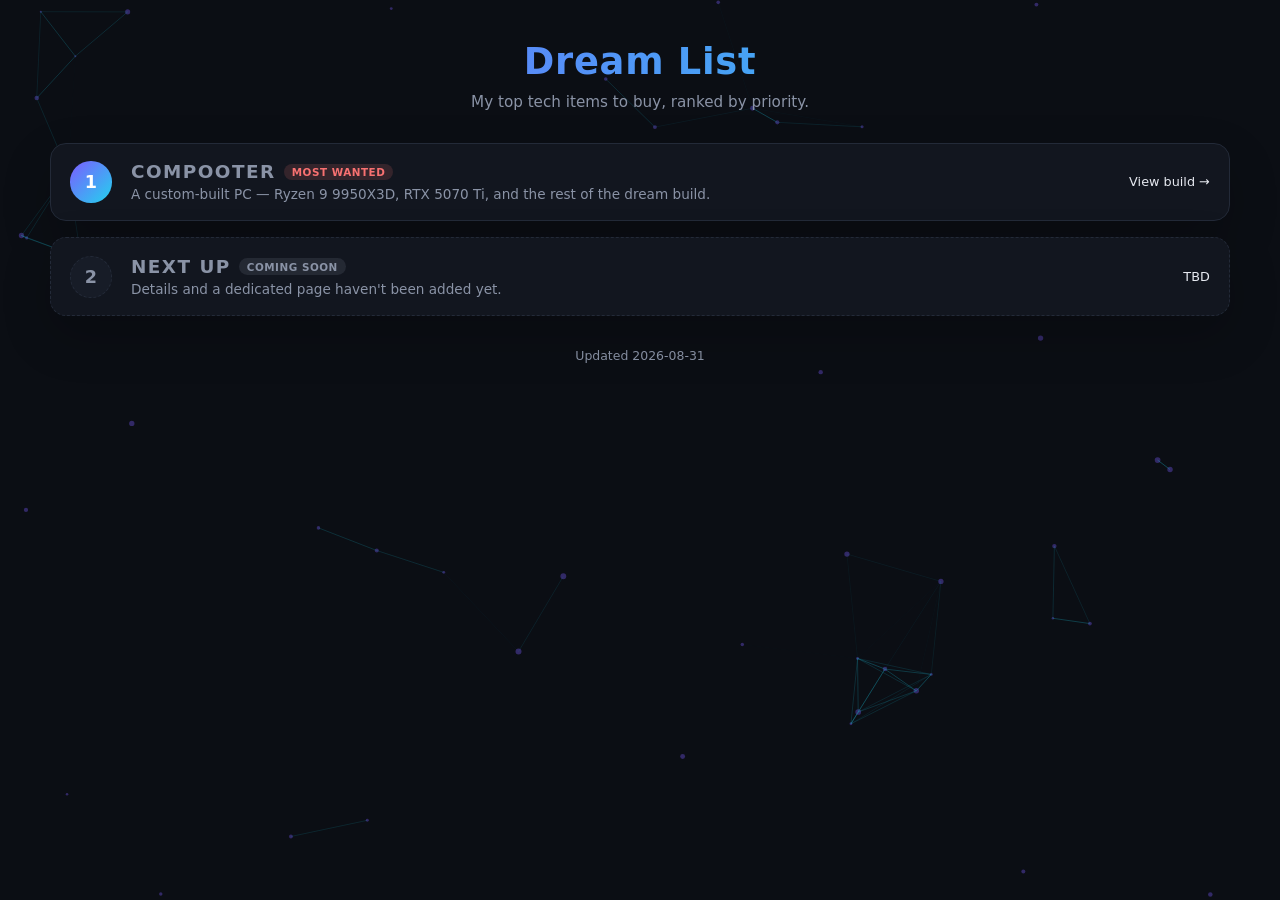
<file: index.html>
<!DOCTYPE html>
<html lang="en">
<head>
<meta charset="UTF-8">
<meta name="viewport" content="width=device-width, initial-scale=1.0">
<title>Dream List</title>
<link rel="stylesheet" href="css/base.css">
<link rel="stylesheet" href="css/landing.css">
</head>
<body>
<canvas id="bgCanvas" aria-hidden="true"></canvas>

<div class="wrap">
  <header class="hero">
    <h1>Dream List</h1>
    <p class="subtitle">My top tech items to buy, ranked by priority.</p>
  </header>

  <ol class="dream-list">
    <li>
      <a class="dream-item panel-box" href="compooter.html">
        <span class="dream-rank">1</span>
        <div class="dream-item-body">
          <h2>Compooter <span class="dream-tag hot">Most Wanted</span></h2>
          <p>A custom-built PC &mdash; Ryzen 9 9950X3D, RTX 5070 Ti, and the rest of the dream build.</p>
        </div>
        <span class="dream-item-action">View build &rarr;</span>
      </a>
    </li>
    <li class="dream-item panel-box is-placeholder">
      <span class="dream-rank">2</span>
      <div class="dream-item-body">
        <h2>Next Up <span class="dream-tag soon">Coming Soon</span></h2>
        <p>Details and a dedicated page haven't been added yet.</p>
      </div>
      <span class="dream-item-action">TBD</span>
    </li>
  </ol>

  <footer>
    Updated 2026-08-31
  </footer>
</div>

<script src="js/particles.js"></script>
</body>
</html>
</file>
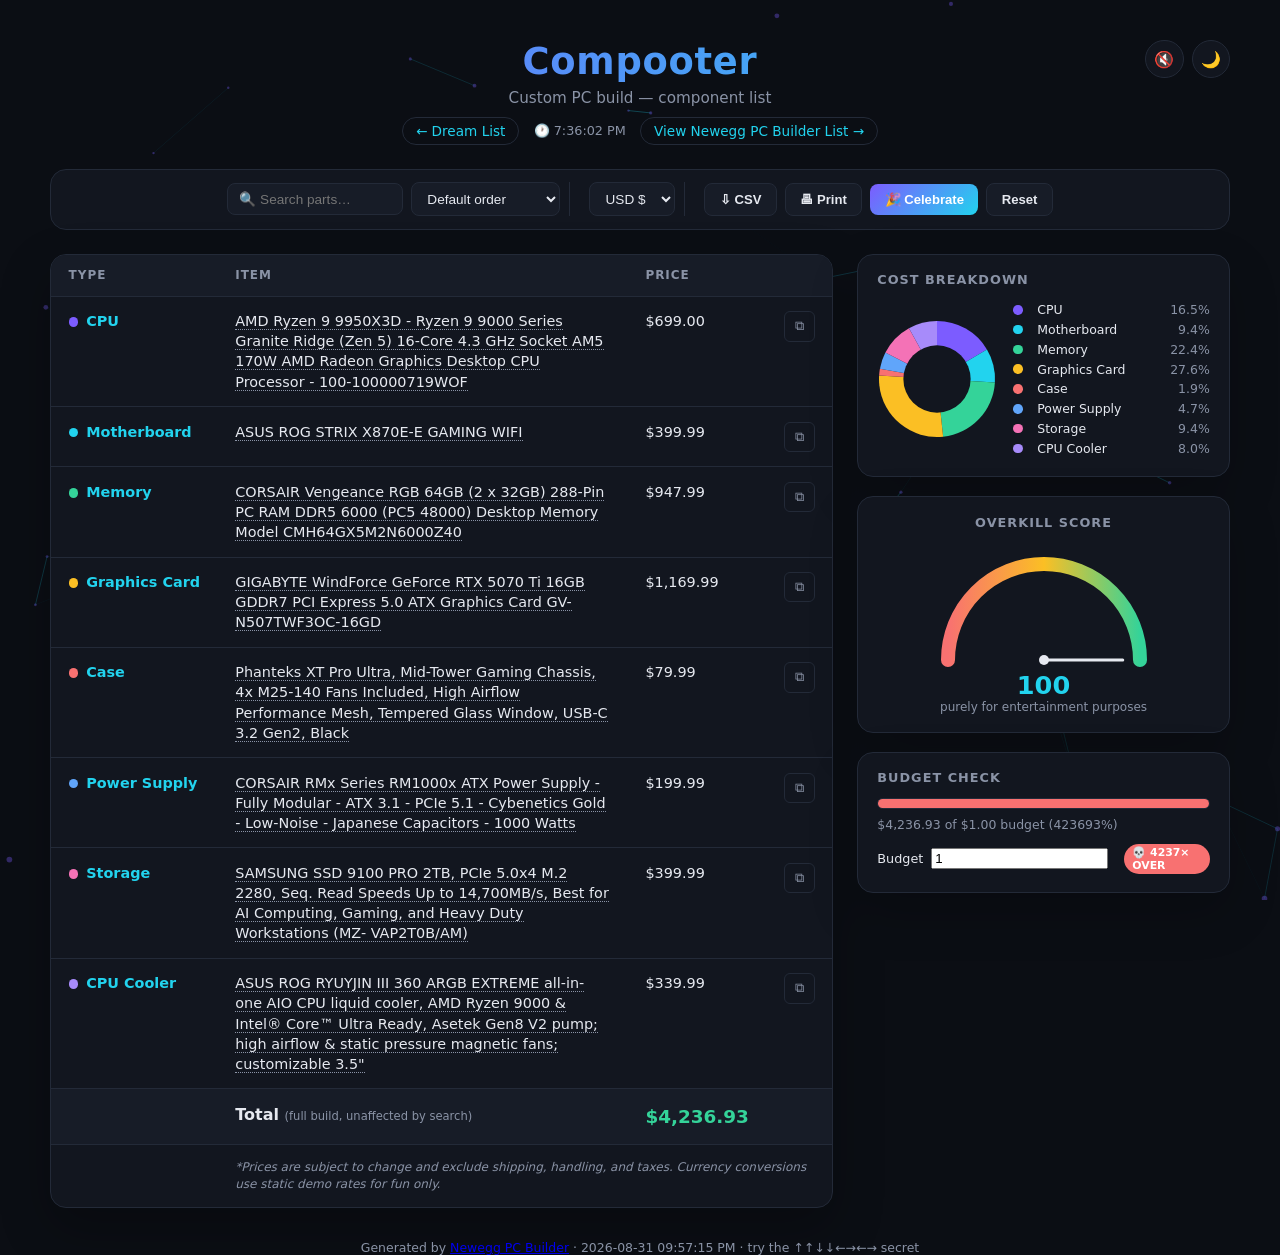
<file: compooter.html>
<!DOCTYPE html>
<html lang="en">
<head>
<meta charset="UTF-8">
<meta name="viewport" content="width=device-width, initial-scale=1.0">
<title>Compooter &mdash; Build List</title>
<link rel="stylesheet" href="css/base.css">
<link rel="stylesheet" href="css/styles.css">
</head>
<body>
<canvas id="bgCanvas" aria-hidden="true"></canvas>
<canvas id="confettiCanvas" aria-hidden="true"></canvas>

<div class="wrap">
  <header>
    <div class="header-controls">
      <button id="soundToggle" class="icon-btn" type="button" aria-pressed="false" aria-label="Toggle interface sounds">🔇</button>
      <button id="themeToggle" class="icon-btn" type="button" aria-label="Toggle light/dark theme">🌙</button>
    </div>
    <h1>Compooter</h1>
    <p class="subtitle">Custom PC build &mdash; component list</p>
    <div class="meta-row">
      <a class="source-link" href="index.html">&larr; Dream List</a>
      <span class="clock" id="clock" aria-label="Current time"></span>
      <a class="source-link" id="neweggLink" href="https://newegg.io/e46cb7e">View Newegg PC Builder List &rarr;</a>
    </div>
  </header>

  <div class="toolbar" role="region" aria-label="Build list controls">
    <div class="toolbar-group">
      <label class="visually-hidden" for="searchInput">Search components</label>
      <input type="search" id="searchInput" placeholder="🔍 Search parts&hellip;">
      <label class="visually-hidden" for="sortSelect">Sort order</label>
      <select id="sortSelect">
        <option value="default">Default order</option>
        <option value="price-asc">Price: low to high</option>
        <option value="price-desc">Price: high to low</option>
        <option value="type-asc">Type: A to Z</option>
        <option value="type-desc">Type: Z to A</option>
      </select>
    </div>
    <div class="toolbar-group">
      <label class="visually-hidden" for="currencySelect">Display currency</label>
      <select id="currencySelect">
        <option value="USD">USD $</option>
        <option value="EUR">EUR &euro;</option>
        <option value="GBP">GBP &pound;</option>
        <option value="JPY">JPY &yen;</option>
        <option value="CAD">CAD $</option>
        <option value="AUD">AUD $</option>
        <option value="BTC">BTC &#8383;</option>
      </select>
    </div>
    <div class="toolbar-group">
      <button id="exportBtn" class="btn secondary" type="button">&#8681; CSV</button>
      <button id="printBtn" class="btn secondary" type="button">&#128438; Print</button>
      <button id="celebrateBtn" class="btn" type="button">&#127881; Celebrate</button>
      <button id="resetBtn" class="btn secondary" type="button">Reset</button>
    </div>
  </div>

  <div class="layout">
    <div class="table-card">
      <table>
        <thead>
          <tr>
            <th>Type</th>
            <th>Item</th>
            <th>Price</th>
            <th><span class="visually-hidden">Actions</span></th>
          </tr>
        </thead>
        <tbody id="partsBody"></tbody>
        <tfoot>
          <tr class="total-row">
            <td></td>
            <td>Total <span class="muted-small">(full build, unaffected by search)</span></td>
            <td class="price-cell" id="totalPrice">$0.00</td>
            <td></td>
          </tr>
          <tr class="note-row">
            <td></td>
            <td colspan="3">*Prices are subject to change and exclude shipping, handling, and taxes. Currency conversions use static demo rates for fun only.</td>
          </tr>
        </tfoot>
      </table>
    </div>

    <div class="side-panel">
      <div class="panel-box">
        <h2>Cost Breakdown</h2>
        <div class="chart-row">
          <canvas id="donutCanvas" width="120" height="120" aria-hidden="true"></canvas>
          <ul class="legend" id="legendList"></ul>
        </div>
      </div>

      <div class="panel-box gauge-wrap">
        <h2>Overkill Score</h2>
        <canvas id="gaugeCanvas" width="220" height="130" aria-hidden="true"></canvas>
        <div class="gauge-score" id="gaugeScore">0</div>
        <div class="gauge-label">purely for entertainment purposes</div>
      </div>

      <div class="panel-box">
        <h2>Budget Check</h2>
        <div class="meter-track"><div class="meter-fill" id="meterFill"></div></div>
        <div class="meter-label" id="meterLabel">&nbsp;</div>
        <div class="budget-input-row">
          <label for="budgetInput">Budget</label>
          <input type="number" id="budgetInput" min="0" step="1" value="1">
          <span id="overBudgetBadge" class="badge" hidden>OVER</span>
        </div>
      </div>
    </div>
  </div>

  <footer>
    Generated by <a href="https://www.newegg.com/tools/custom-pc-builder?cm_sp=pc-builder-_-from-_-markup-share">Newegg PC Builder</a> &middot; 2026-08-31 09:57:15 PM
    &middot; try the &uarr;&uarr;&darr;&darr;&larr;&rarr;&larr;&rarr; secret
  </footer>
</div>

<div class="toast-container" id="toastContainer" aria-live="polite"></div>

<div class="modal-overlay" id="donateModal" hidden>
  <div class="modal-card" role="dialog" aria-modal="true" aria-labelledby="donateModalTitle">
    <button type="button" class="modal-close" id="donateModalClose" aria-label="Close">&#10005;</button>
    <h2 id="donateModalTitle">Before you buy&hellip;</h2>
    <p class="modal-lead">That's a lot of money for a PC. Here are some organizations that could put it to better use:</p>
    <ul class="modal-list">
      <li><a href="https://www.arthritis.org/about-arthritis?form=FUNMPPXNHEF" target="_blank" rel="noopener noreferrer">Arthritis Foundation</a></li>
      <li><a href="https://ncctacoma.org/give" target="_blank" rel="noopener noreferrer">NCC Tacoma</a></li>
      <li><a href="https://foodforthepoor.org/?form=donate-now&utm_campaign=branded-us-exact&gad_source=1&gad_campaignid=22357504241&gbraid=0AAAAAD7W-Q9MD36ljmIwoH-0kCBlimw11&gclid=Cj0KCQjw79nUBhCgARIsADSHka0qZgAiY_me98g0A45T0aDrmamQvg4SeuDA6xxPPyIA_vYI7w2TiHcaAvf6EALw_wcB" target="_blank" rel="noopener noreferrer">Food For The Poor</a></li>
      <li><a href="https://www.stjude.org/promotion/impact-giving-pm.html?sc_dcm=137187318174&sc_cid=kwp&sc_cat=b&&&&&gclsrc=aw.ds&ds_rl=1285465&ds_rl=1291300&gad_source=1&gad_campaignid=17681679263&gbraid=0AAAAADuyZN4hLUefVtfsNlb4WtYTdUqYu&gclid=Cj0KCQjw79nUBhCgARIsADSHka2OvkUAZWcNH12U38fn5uKfn32yg8DVFNXfnOtNEJM1Z8Pl2jpNVLsaAj0KEALw_wcB" target="_blank" rel="noopener noreferrer">St. Jude Children's Research Hospital</a></li>
      <li><a href="https://donate.directrelief.org/give/647931?gad_source=1&gad_campaignid=23250834711&gbraid=0AAAAADEzrS9v_pZi3oCsn2lM5vkUuIgyT&gclid=Cj0KCQjw79nUBhCgARIsADSHka29aIfaI-O22GVlhu_1MkNKAYXh7WWHWrkmaktasFkZ81kc4xG4ytkaApG2EALw_wcB#!/donation/checkout" target="_blank" rel="noopener noreferrer">Direct Relief</a></li>
    </ul>
    <div class="modal-actions">
      <a class="btn secondary" id="donateModalContinue" href="https://newegg.io/e46cb7e" target="_blank" rel="noopener noreferrer">Continue to Newegg anyway &rarr;</a>
    </div>
  </div>
</div>

<script src="js/particles.js"></script>
<script src="js/app.js"></script>
</body>
</html>
</file>
<file: css/base.css>
:root {
  --bg: #0b0e14;
  --panel: #12161f;
  --panel-alt: #171c27;
  --border: #232a38;
  --text: #e6e9f0;
  --muted: #8a93a6;
  --accent: #7c5cff;
  --accent-2: #22d3ee;
  --total: #34d399;
  --warn: #fbbf24;
  --bad: #f87171;
  --radius: 16px;
}

html[data-theme="light"] {
  --bg: #f4f5fa;
  --panel: #ffffff;
  --panel-alt: #eef0f7;
  --border: #dde1ec;
  --text: #171a24;
  --muted: #5c6372;
  --accent: #6d3bff;
  --accent-2: #0891b2;
  --total: #059669;
}

* { box-sizing: border-box; }

html, body { height: 100%; }

body {
  margin: 0;
  padding: 2.5rem 1.5rem 4rem;
  background: var(--bg);
  color: var(--text);
  font-family: "Segoe UI", system-ui, -apple-system, Roboto, sans-serif;
  min-height: 100vh;
  transition: background 0.3s ease, color 0.3s ease;
  position: relative;
}

#bgCanvas {
  position: fixed;
  inset: 0;
  z-index: -1;
  opacity: 0.7;
}

.wrap {
  max-width: 1180px;
  margin: 0 auto;
}

header {
  text-align: center;
  margin-bottom: 1.5rem;
  position: relative;
}

.header-controls {
  position: absolute;
  top: 0;
  right: 0;
  display: flex;
  gap: 0.5rem;
}

.icon-btn {
  background: var(--panel);
  border: 1px solid var(--border);
  color: var(--text);
  width: 2.4rem;
  height: 2.4rem;
  border-radius: 999px;
  cursor: pointer;
  font-size: 1rem;
  display: inline-flex;
  align-items: center;
  justify-content: center;
  transition: transform 0.15s ease, border-color 0.2s ease;
}

.icon-btn:hover { border-color: var(--accent-2); transform: translateY(-2px); }
.icon-btn:active { transform: translateY(0) scale(0.94); }

header h1 {
  margin: 0 0 0.4rem;
  font-size: 2.3rem;
  letter-spacing: 0.02em;
  background: linear-gradient(90deg, var(--accent), var(--accent-2), var(--accent));
  background-size: 200% auto;
  -webkit-background-clip: text;
  background-clip: text;
  color: transparent;
  animation: shine 6s linear infinite;
}

@keyframes shine {
  to { background-position: 200% center; }
}

header p.subtitle {
  margin: 0;
  color: var(--muted);
  font-size: 0.95rem;
}

.meta-row {
  display: flex;
  justify-content: center;
  align-items: center;
  gap: 0.9rem;
  margin-top: 0.6rem;
  flex-wrap: wrap;
  font-size: 0.8rem;
  color: var(--muted);
}

.clock::before { content: "🕐 "; }

.source-link {
  display: inline-block;
  color: var(--accent-2);
  text-decoration: none;
  font-size: 0.85rem;
  border: 1px solid var(--border);
  padding: 0.3rem 0.8rem;
  border-radius: 999px;
  transition: border-color 0.2s ease, color 0.2s ease;
}

.source-link:hover { border-color: var(--accent-2); color: var(--text); }

.btn {
  background: linear-gradient(135deg, var(--accent), var(--accent-2));
  color: #fff;
  border: none;
  padding: 0.5rem 0.9rem;
  border-radius: 8px;
  font-size: 0.82rem;
  font-weight: 600;
  cursor: pointer;
  text-decoration: none;
  display: inline-block;
  transition: filter 0.15s ease, transform 0.1s ease;
}

.btn:hover { filter: brightness(1.12); }
.btn:active { transform: scale(0.96); }
.btn.secondary { background: var(--panel-alt); color: var(--text); border: 1px solid var(--border); }

.panel-box {
  background: var(--panel);
  border: 1px solid var(--border);
  border-radius: var(--radius);
  padding: 1.1rem 1.2rem;
  box-shadow: 0 20px 50px rgba(0, 0, 0, 0.2);
}

.panel-box h2 {
  margin: 0 0 0.8rem;
  font-size: 0.8rem;
  text-transform: uppercase;
  letter-spacing: 0.08em;
  color: var(--muted);
}

footer {
  text-align: center;
  margin-top: 2rem;
  color: var(--muted);
  font-size: 0.78rem;
}

.toast-container {
  position: fixed;
  bottom: 1.2rem;
  left: 50%;
  transform: translateX(-50%);
  display: flex;
  flex-direction: column;
  gap: 0.5rem;
  z-index: 1000;
}

.toast {
  background: var(--panel);
  border: 1px solid var(--border);
  color: var(--text);
  padding: 0.6rem 1rem;
  border-radius: 8px;
  font-size: 0.82rem;
  opacity: 0;
  transform: translateY(10px);
  transition: opacity 0.25s ease, transform 0.25s ease;
  box-shadow: 0 10px 30px rgba(0,0,0,0.3);
}

.toast.show { opacity: 1; transform: translateY(0); }

.visually-hidden {
  position: absolute;
  width: 1px; height: 1px;
  overflow: hidden;
  clip: rect(0 0 0 0);
  white-space: nowrap;
}

@media (max-width: 600px) {
  body { padding: 4.5rem 0.75rem 3rem; }
  .header-controls { top: -2.2rem; right: 50%; transform: translateX(50%); }
}

@media (prefers-reduced-motion: reduce) {
  header h1 { animation: none !important; }
}
</file>
<file: css/landing.css>
.hero {
  margin-bottom: 2rem;
}

.hero p.subtitle {
  max-width: 40rem;
  margin: 0.6rem auto 0;
}

.dream-list {
  list-style: none;
  margin: 0;
  padding: 0;
  display: flex;
  flex-direction: column;
  gap: 1rem;
}

.dream-item {
  display: flex;
  align-items: center;
  gap: 1.2rem;
  text-decoration: none;
  color: inherit;
  animation: fadeIn 0.5s ease both;
}

.dream-item:nth-child(2) { animation-delay: 0.08s; }
.dream-item:nth-child(3) { animation-delay: 0.16s; }
.dream-item:nth-child(4) { animation-delay: 0.24s; }

@keyframes fadeIn {
  from { opacity: 0; transform: translateY(10px); }
  to { opacity: 1; transform: translateY(0); }
}

a.dream-item {
  transition: transform 0.15s ease, border-color 0.2s ease;
}

a.dream-item:hover {
  transform: translateY(-3px);
  border-color: var(--accent-2);
}

.dream-item.is-placeholder {
  border-style: dashed;
  opacity: 0.7;
}

.dream-rank {
  flex: none;
  width: 2.6rem;
  height: 2.6rem;
  border-radius: 50%;
  display: inline-flex;
  align-items: center;
  justify-content: center;
  font-weight: 700;
  font-size: 1.1rem;
  background: linear-gradient(135deg, var(--accent), var(--accent-2));
  color: #fff;
}

.is-placeholder .dream-rank {
  background: var(--panel-alt);
  color: var(--muted);
  border: 1px dashed var(--border);
}

.dream-item-body { flex: 1; min-width: 0; }

.dream-item-body h2 {
  margin: 0 0 0.25rem;
  font-size: 1.15rem;
  display: flex;
  align-items: center;
  gap: 0.5rem;
  flex-wrap: wrap;
}

.dream-item-body p {
  margin: 0;
  color: var(--muted);
  font-size: 0.85rem;
}

.dream-tag {
  font-size: 0.65rem;
  font-weight: 700;
  text-transform: uppercase;
  letter-spacing: 0.05em;
  padding: 0.15rem 0.5rem;
  border-radius: 999px;
}

.dream-tag.hot { background: rgba(248, 113, 113, 0.15); color: var(--bad); }
.dream-tag.soon { background: rgba(138, 147, 166, 0.15); color: var(--muted); }

.dream-item-action {
  flex: none;
  font-size: 0.8rem;
}

@media (max-width: 600px) {
  .dream-item { flex-wrap: wrap; }
  .dream-item-action { width: 100%; text-align: right; }
}
</file>
<file: css/styles.css>
#confettiCanvas {
  position: fixed;
  inset: 0;
  z-index: 999;
  pointer-events: none;
}

.modal-overlay {
  position: fixed;
  inset: 0;
  z-index: 1100;
  background: rgba(5, 6, 10, 0.65);
  display: flex;
  align-items: center;
  justify-content: center;
  padding: 1.5rem;
  animation: modalFadeIn 0.2s ease both;
}

.modal-overlay[hidden] {
  display: none;
}

@keyframes modalFadeIn {
  from { opacity: 0; }
  to { opacity: 1; }
}

.modal-card {
  position: relative;
  background: var(--panel);
  border: 1px solid var(--border);
  border-radius: var(--radius);
  box-shadow: 0 30px 80px rgba(0, 0, 0, 0.45);
  max-width: 30rem;
  width: 100%;
  padding: 1.6rem;
  animation: modalPopIn 0.25s ease both;
}

@keyframes modalPopIn {
  from { opacity: 0; transform: translateY(10px) scale(0.97); }
  to { opacity: 1; transform: translateY(0) scale(1); }
}

.modal-close {
  position: absolute;
  top: 0.8rem;
  right: 0.8rem;
  background: none;
  border: none;
  color: var(--muted);
  font-size: 1rem;
  cursor: pointer;
  width: 2rem;
  height: 2rem;
  border-radius: 6px;
  transition: color 0.15s ease, background 0.15s ease;
}

.modal-close:hover { color: var(--text); background: var(--panel-alt); }

.modal-card h2 {
  margin: 0 0 0.5rem;
  font-size: 1.2rem;
  padding-right: 1.5rem;
}

.modal-lead {
  margin: 0 0 1rem;
  color: var(--muted);
  font-size: 0.88rem;
  line-height: 1.5;
}

.modal-list {
  list-style: none;
  margin: 0 0 1.2rem;
  padding: 0;
  display: flex;
  flex-direction: column;
  gap: 0.5rem;
}

.modal-list a {
  display: block;
  background: var(--panel-alt);
  border: 1px solid var(--border);
  color: var(--text);
  text-decoration: none;
  padding: 0.65rem 0.9rem;
  border-radius: 8px;
  font-size: 0.9rem;
  font-weight: 600;
  transition: border-color 0.15s ease, color 0.15s ease, transform 0.1s ease;
}

.modal-list a:hover {
  border-color: var(--accent-2);
  color: var(--accent-2);
  transform: translateX(2px);
}

.modal-actions {
  text-align: center;
  border-top: 1px solid var(--border);
  padding-top: 1rem;
}

.toolbar {
  display: flex;
  flex-wrap: wrap;
  gap: 0.6rem;
  align-items: center;
  justify-content: center;
  background: var(--panel);
  border: 1px solid var(--border);
  border-radius: var(--radius);
  padding: 0.8rem 1rem;
  margin-bottom: 1.5rem;
}

.toolbar-group {
  display: flex;
  gap: 0.5rem;
  align-items: center;
  padding: 0 0.6rem;
  border-right: 1px solid var(--border);
}

.toolbar-group:last-child { border-right: none; }

.toolbar input[type="search"],
.toolbar input[type="number"],
.toolbar select {
  background: var(--panel-alt);
  border: 1px solid var(--border);
  color: var(--text);
  padding: 0.45rem 0.7rem;
  border-radius: 8px;
  font-size: 0.85rem;
}

.toolbar input[type="number"] { width: 6.5rem; }
.toolbar input[type="search"] { width: 11rem; }

.layout {
  display: grid;
  grid-template-columns: 2.1fr 1fr;
  gap: 1.5rem;
  align-items: start;
}

.table-card {
  background: var(--panel);
  border: 1px solid var(--border);
  border-radius: var(--radius);
  overflow: hidden;
  box-shadow: 0 20px 50px rgba(0, 0, 0, 0.25);
}

table { border-collapse: collapse; width: 100%; }

thead th {
  text-align: left;
  font-size: 0.75rem;
  text-transform: uppercase;
  letter-spacing: 0.08em;
  color: var(--muted);
  background: var(--panel-alt);
  padding: 0.85rem 1.1rem;
  border-bottom: 1px solid var(--border);
}

tbody td, tfoot td {
  padding: 0.9rem 1.1rem;
  border-bottom: 1px solid var(--border);
  vertical-align: top;
  font-size: 0.9rem;
  line-height: 1.4;
}

tbody tr:hover td { background: rgba(124, 92, 255, 0.07); }

tbody tr { animation: fadeIn 0.4s ease both; }
@keyframes fadeIn {
  from { opacity: 0; transform: translateY(6px); }
  to { opacity: 1; transform: translateY(0); }
}

.type-cell {
  font-weight: 600;
  color: var(--accent-2);
  white-space: nowrap;
  width: 9rem;
}

.dot {
  display: inline-block;
  width: 0.6rem;
  height: 0.6rem;
  border-radius: 50%;
  margin-right: 0.5rem;
  vertical-align: middle;
}

.item-cell a {
  color: var(--text);
  text-decoration: none;
  border-bottom: 1px dotted var(--muted);
  transition: color 0.2s ease, border-color 0.2s ease;
}

.item-cell a:hover { color: var(--accent-2); border-color: var(--accent-2); }

.price-cell { font-variant-numeric: tabular-nums; white-space: nowrap; font-weight: 500; }

.action-cell { width: 2.5rem; text-align: center; }

.copy-btn {
  background: none;
  border: 1px solid var(--border);
  color: var(--muted);
  width: 1.9rem;
  height: 1.9rem;
  border-radius: 6px;
  cursor: pointer;
  transition: color 0.15s ease, border-color 0.15s ease;
}

.copy-btn:hover { color: var(--accent-2); border-color: var(--accent-2); }

.empty-row td { text-align: center; color: var(--muted); font-style: italic; padding: 2rem; }

tfoot .total-row td {
  background: var(--panel-alt);
  font-weight: 700;
  font-size: 1rem;
}

tfoot .total-row .price-cell { color: var(--total); font-size: 1.15rem; }

.muted-small { font-weight: 400; font-size: 0.72rem; color: var(--muted); }

.note-row td {
  color: var(--muted);
  font-size: 0.75rem;
  font-style: italic;
  border-bottom: none;
}

.side-panel {
  display: flex;
  flex-direction: column;
  gap: 1.2rem;
}

.chart-row { display: flex; align-items: center; gap: 1rem; }

#donutCanvas { flex: none; }

.legend { list-style: none; margin: 0; padding: 0; flex: 1; font-size: 0.78rem; }
.legend li { display: flex; align-items: center; gap: 0.4rem; padding: 0.15rem 0; }
.legend-type { flex: 1; }
.legend-pct { color: var(--muted); font-variant-numeric: tabular-nums; }

.gauge-wrap { text-align: center; }
#gaugeCanvas { max-width: 100%; }
.gauge-score { font-size: 1.6rem; font-weight: 700; color: var(--accent-2); margin-top: -0.4rem; }
.gauge-label { font-size: 0.75rem; color: var(--muted); }

.meter-track {
  background: var(--panel-alt);
  border-radius: 999px;
  height: 0.7rem;
  overflow: hidden;
  border: 1px solid var(--border);
}

.meter-fill {
  height: 100%;
  width: 0%;
  background: var(--total);
  transition: width 0.6s ease, background 0.3s ease;
}

.meter-label { font-size: 0.78rem; color: var(--muted); margin-top: 0.5rem; }

.budget-input-row { display: flex; align-items: center; gap: 0.5rem; margin-top: 0.7rem; font-size: 0.8rem; }
.badge {
  display: inline-block;
  background: var(--bad);
  color: #fff;
  font-size: 0.68rem;
  font-weight: 700;
  padding: 0.15rem 0.5rem;
  border-radius: 999px;
  margin-left: 0.5rem;
  animation: badgePulse 1.1s ease-in-out infinite;
}

@keyframes badgePulse {
  0%, 100% { box-shadow: 0 0 0 0 rgba(248, 113, 113, 0.55); }
  50% { box-shadow: 0 0 0 6px rgba(248, 113, 113, 0); }
}

@media (prefers-reduced-motion: reduce) {
  .badge { animation: none; }
  tbody tr { animation: none !important; }
  .modal-overlay, .modal-card { animation: none !important; }
}

@media (max-width: 900px) {
  .layout { grid-template-columns: 1fr; }
}

@media (max-width: 600px) {
  thead { display: none; }
  tbody tr { display: block; border-bottom: 1px solid var(--border); }
  tbody td { display: block; border-bottom: none; padding: 0.3rem 1.1rem; }
  .action-cell { text-align: left; }
  .type-cell { padding-top: 0.9rem; width: auto; }
}

@media print {
  #bgCanvas, #confettiCanvas, .toolbar, .header-controls, .side-panel, .toast-container, .action-cell, .modal-overlay { display: none !important; }
  body { padding: 0; background: #fff; color: #000; }
  .layout { grid-template-columns: 1fr; }
}
</file>
